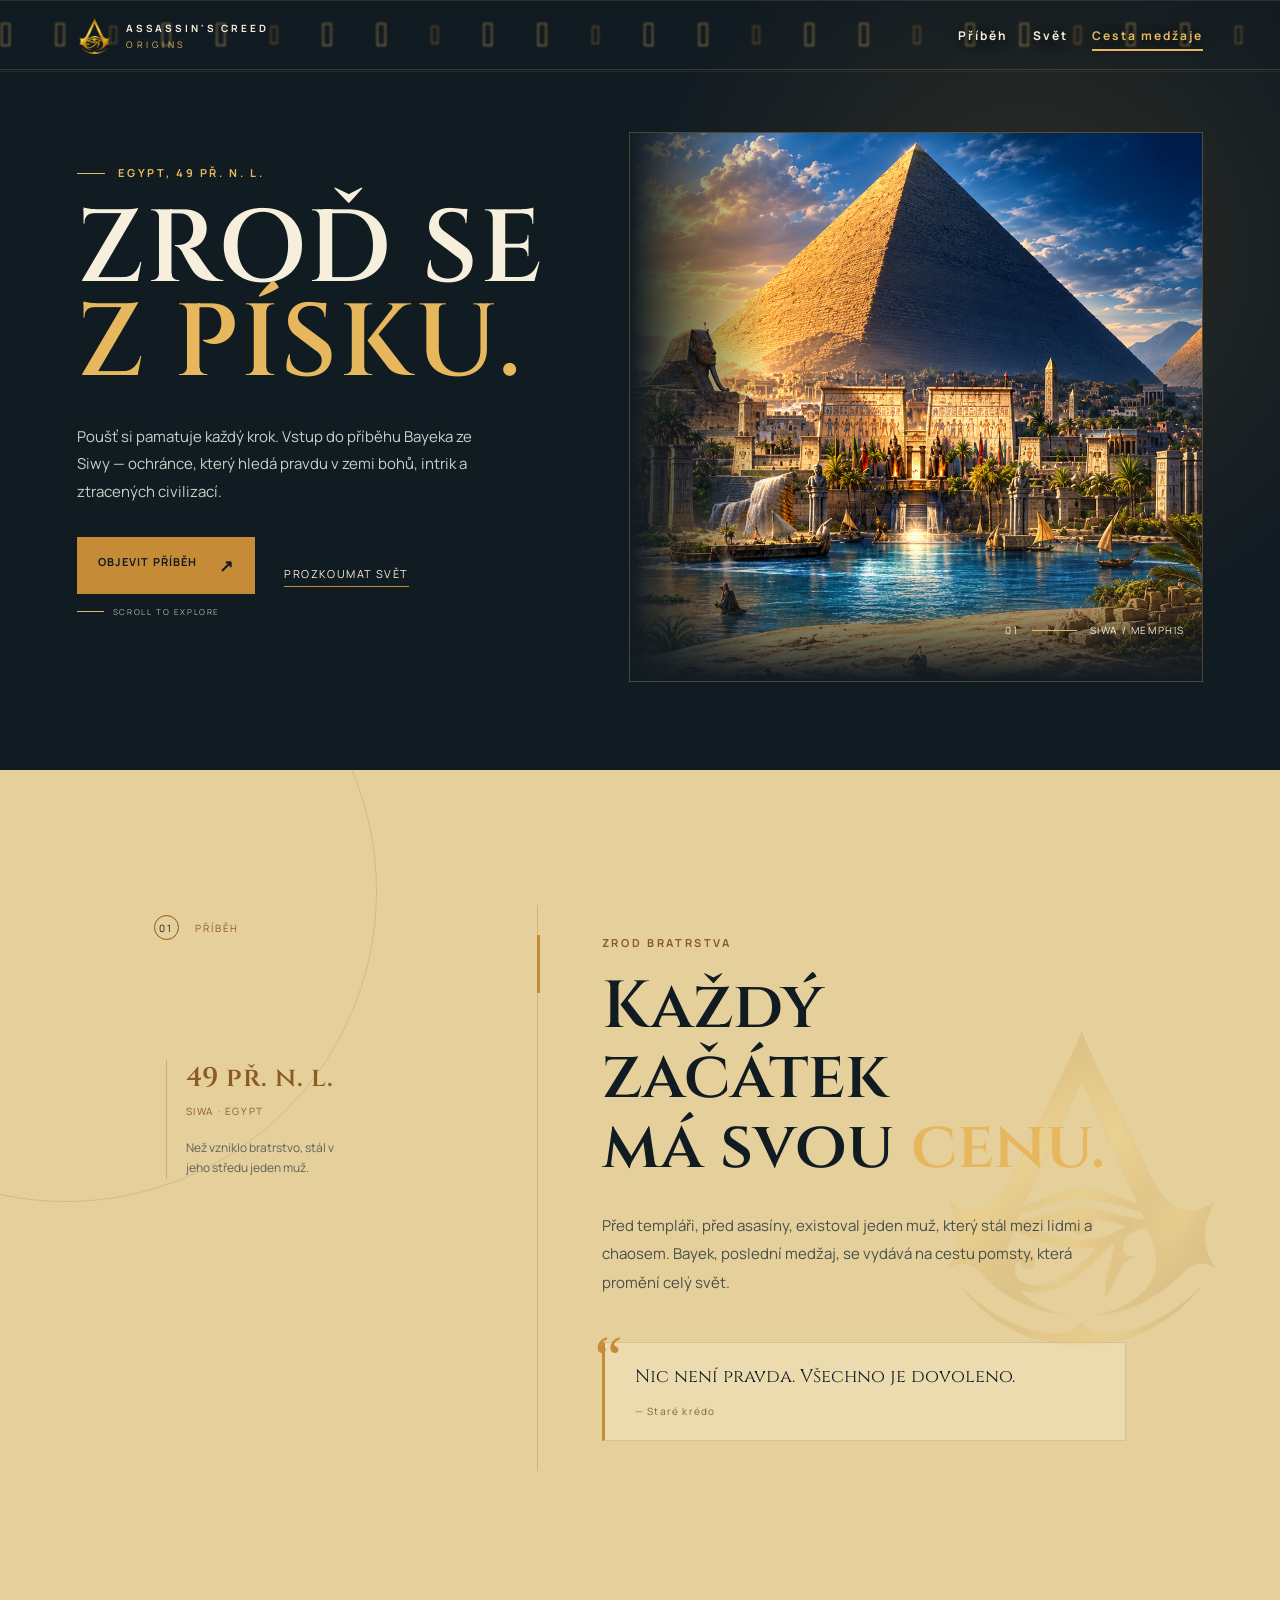
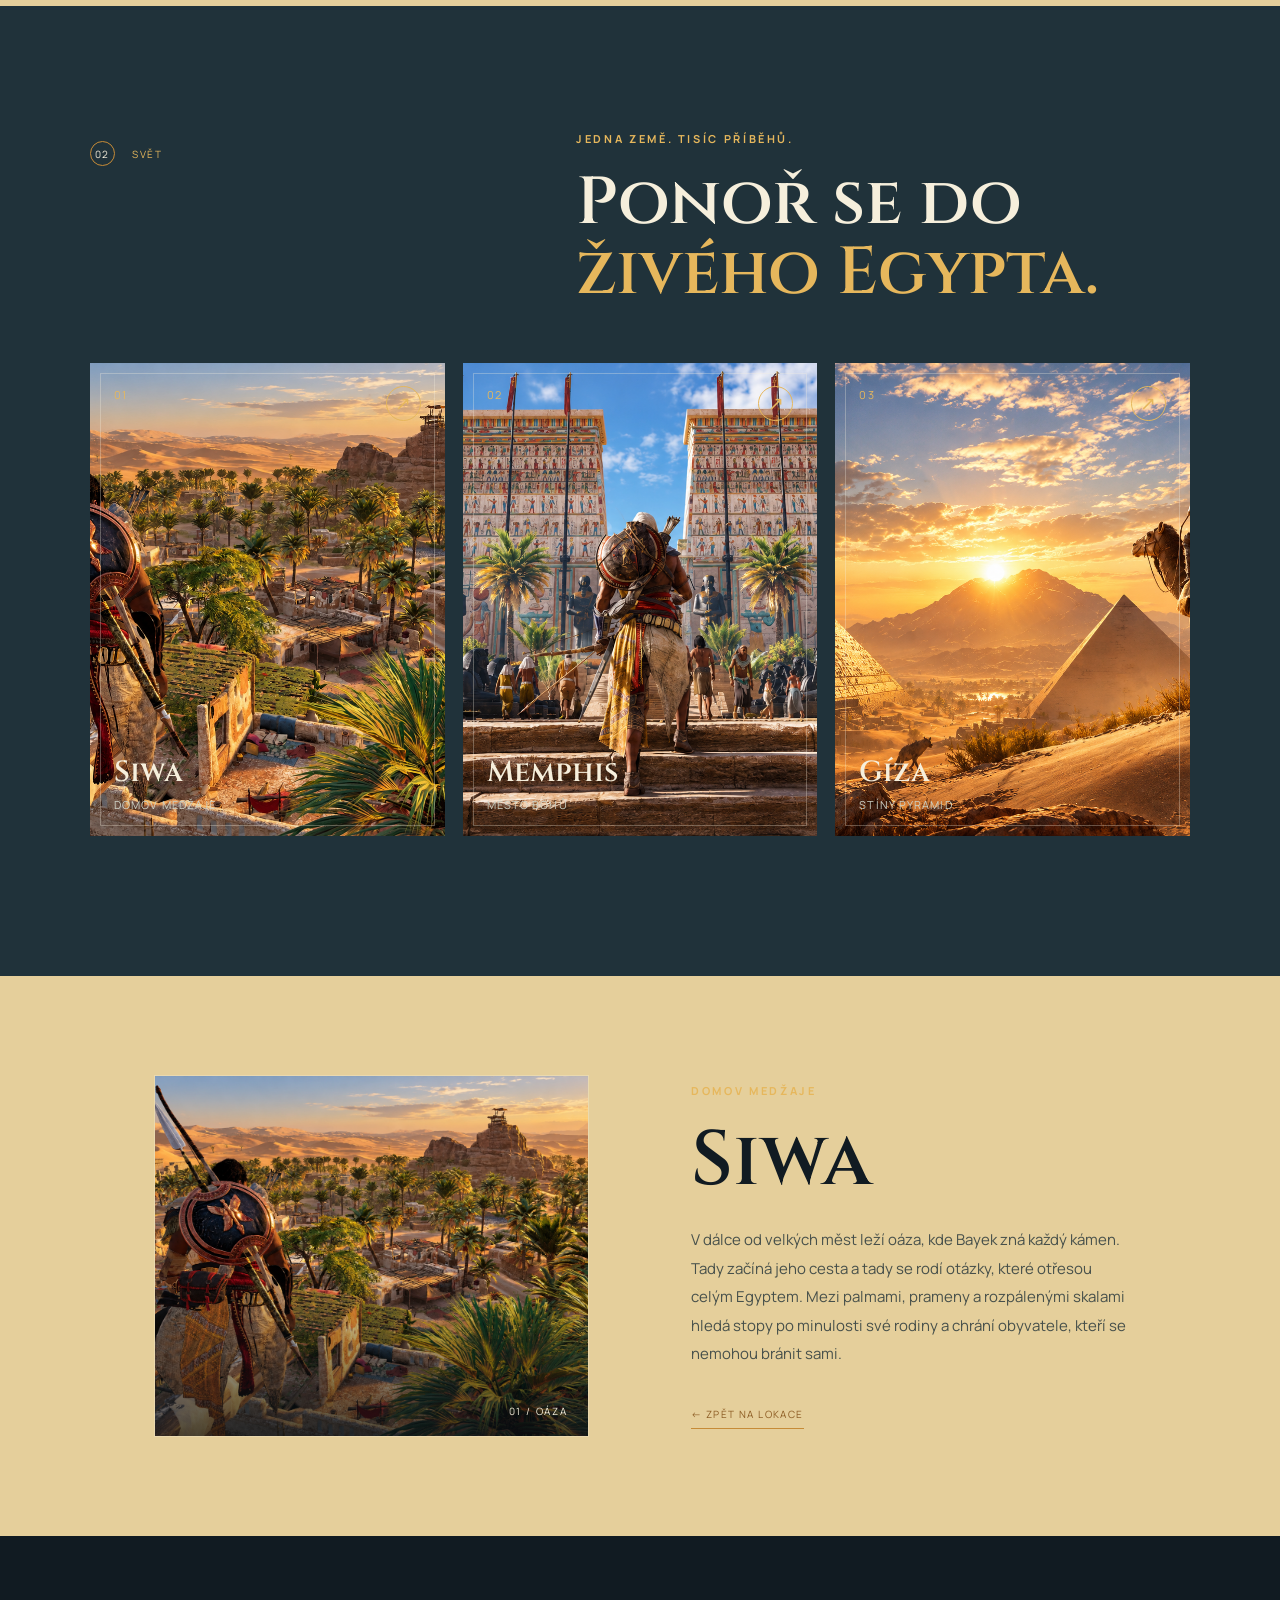
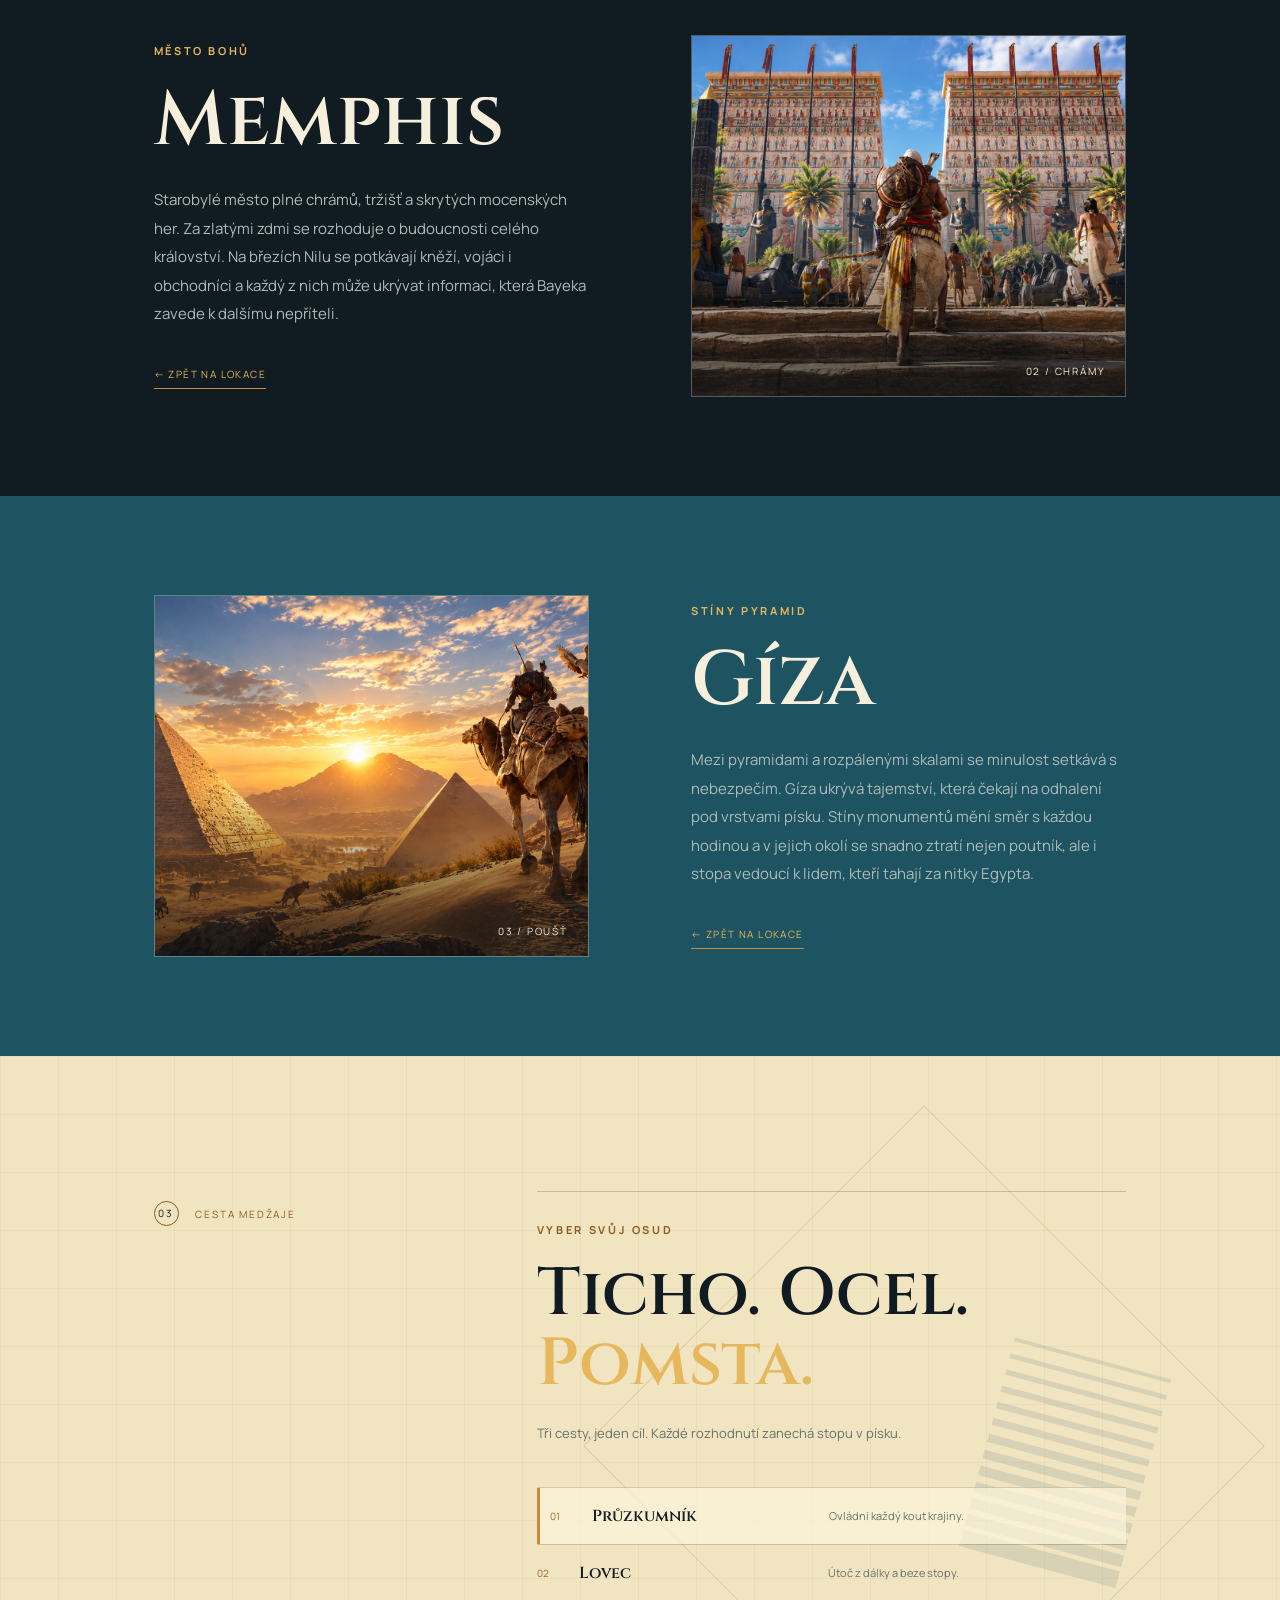
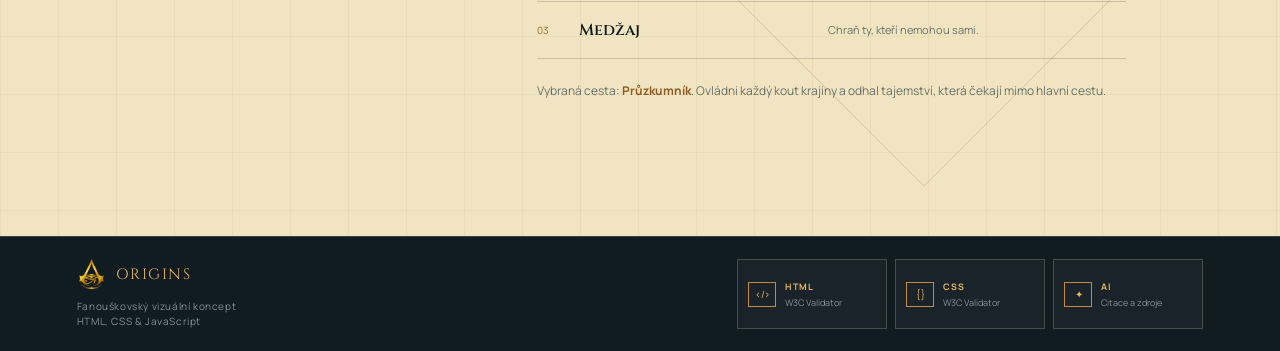
<file: index.html>
<!doctype html>
<html lang="cs">

<head>
  <meta charset="utf-8">
  <meta name="viewport" content="width=device-width, initial-scale=1">
  <meta name="description"
    content="Fanouškovský vizuální koncept pro Assassin's Creed Origins — cesta Bayeka po starověkém Egyptě.">
  <meta name="theme-color" content="#111b22">
  <link rel="canonical" href="https://daniel-gorcica.github.io/origins/">
  <meta property="og:type" content="website">
  <meta property="og:title" content="Origins — Zroď se z písku">
  <meta property="og:description"
    content="Fanouškovský vizuální koncept pro Assassin's Creed Origins — cesta Bayeka po starověkém Egyptě.">
  <meta property="og:image" content="https://daniel-gorcica.github.io/origins/images/intro.png">
  <meta property="og:url" content="https://daniel-gorcica.github.io/origins/">
  <meta name="twitter:card" content="summary_large_image">
  <title>Origins — Zroď se z písku</title>
  <link rel="icon" type="image/svg+xml" href="favicon.svg">
  <link rel="preconnect" href="https://fonts.googleapis.com">
  <link rel="preconnect" href="https://fonts.gstatic.com" crossorigin>
  <link
    href="https://fonts.googleapis.com/css2?family=Cinzel:wght@500;600;700;800&family=Manrope:wght@400;500;600;700&display=swap"
    rel="stylesheet">
  <link rel="stylesheet" href="styles.css">
</head>

<body>
  <a class="skip-link" href="#top">Přejít na hlavní obsah</a>
  <div class="site-shell">
    <header class="site-header">
      <a class="brand" href="#top" aria-label="Origins, úvod">
        <img class="brand-mark" src="images/logo.png" alt="" width="1232" height="1277">
        <span class="brand-copy">
          <strong>ASSASSIN'S CREED</strong>
          <small>ORIGINS</small>
        </span>
      </a>

      <nav class="main-nav" aria-label="Hlavní navigace">
        <a href="#pribeh">Příběh</a>
        <a href="#svet">Svět</a>
        <a href="#cesta">Cesta medžaje</a>
      </nav>
    </header>

    <main id="top">
      <section class="hero" aria-labelledby="hero-title">
        <div class="hero-copy">
          <p class="eyebrow"><span></span> Egypt, 49 př. n. l.</p>
          <h1 id="hero-title">ZROĎ SE<br><em>Z PÍSKU.</em></h1>
          <p class="hero-intro">Poušť si pamatuje každý krok. Vstup do příběhu Bayeka ze Siwy — ochránce, který hledá
            pravdu v zemi bohů, intrik a ztracených civilizací.</p>
          <div class="hero-actions">
            <div class="primary-action-group">
              <a class="button button-primary" href="#pribeh">Objevit příběh <span aria-hidden="true">↗</span></a>
              <div class="scroll-cue" aria-hidden="true"><span></span> SCROLL TO EXPLORE</div>
            </div>
            <a class="text-link" href="#svet">Prozkoumat svět</a>
          </div>
        </div>
        <div class="hero-art">
          <img class="hero-image" src="images/intro.png"
            alt="Egyptská krajina s pyramidami, vodou a chrámem při západu slunce" fetchpriority="high"
            decoding="async" width="1675" height="939">
          <div class="hero-caption"><span>01</span><span class="caption-line"></span><span>SIWA / MEMPHIS</span></div>
        </div>
      </section>

      <section class="hieroglyph-strip" aria-label="Pohyblivý pás egyptských hieroglyfů">
        <div class="hieroglyph-track" aria-hidden="true">
          <div class="glyph-run">
            <span>𓂀</span><span>𓆣</span><span>𓅃</span><span>𓋹</span><span>𓇳</span><span>𓊹</span><span>𓏏</span><span>𓆓</span><span>𓅓</span><span>𓎛</span><span>𓂋</span><span>𓃀</span>
          </div>
          <div class="glyph-run">
            <span>𓂀</span><span>𓆣</span><span>𓅃</span><span>𓋹</span><span>𓇳</span><span>𓊹</span><span>𓏏</span><span>𓆓</span><span>𓅓</span><span>𓎛</span><span>𓂋</span><span>𓃀</span>
          </div>
          <div class="glyph-run">
            <span>𓂀</span><span>𓆣</span><span>𓅃</span><span>𓋹</span><span>𓇳</span><span>𓊹</span><span>𓏏</span><span>𓆓</span><span>𓅓</span><span>𓎛</span><span>𓂋</span><span>𓃀</span>
          </div>
          <div class="glyph-run">
            <span>𓂀</span><span>𓆣</span><span>𓅃</span><span>𓋹</span><span>𓇳</span><span>𓊹</span><span>𓏏</span><span>𓆓</span><span>𓅓</span><span>𓎛</span><span>𓂋</span><span>𓃀</span>
          </div>
        </div>
      </section>

      <section class="intro-section section-grid" id="pribeh" aria-labelledby="story-title">
        <div class="story-aside">
          <div class="section-label"><span>01</span> PŘÍBĚH</div>
          <div class="story-aside-copy">
            <strong>49 př. n. l.</strong>
            <span>Siwa · Egypt</span>
            <p>Než vzniklo bratrstvo, stál v jeho středu jeden muž.</p>
          </div>
        </div>
        <div class="section-content story-content">
          <p class="eyebrow">Zrod bratrstva</p>
          <h2 id="story-title">Každý začátek<br>má svou <em>cenu.</em></h2>
          <p class="body-copy">Před templáři, před asasíny, existoval jeden muž, který stál mezi lidmi a chaosem. Bayek,
            poslední medžaj, se vydává na cestu pomsty, která promění celý svět.</p>
          <div class="quote">
            <span class="quote-mark">“</span>
            <p>Nic není pravda. Všechno je dovoleno.</p>
            <small>— Staré krédo</small>
          </div>
        </div>
      </section>

      <section class="world-section" id="svet" aria-labelledby="world-title">
        <div class="world-heading">
          <div class="section-label"><span>02</span> SVĚT</div>
          <div>
            <p class="eyebrow">Jedna země. Tisíc příběhů.</p>
            <h2 id="world-title">Ponoř se do<br><em>živého Egypta.</em></h2>
          </div>
        </div>
        <div class="location-grid">
          <article class="location-card card-siwa" data-target="siwa" tabindex="0">
            <img class="location-image" src="images/siwa.png" alt="Pouštní krajina v Siwě" loading="lazy"
              decoding="async" width="1672" height="941">
            <div class="card-number">01</div>
            <div class="card-info">
              <h3>Siwa</h3>
              <p>Domov medžaje</p>
            </div>
            <a href="#siwa" aria-label="Více o Siwě">↗</a>
          </article>
          <article class="location-card card-memphis" data-target="memphis" tabindex="0">
            <img class="location-image" src="images/memphis.png" alt="Starověký Memphis v Egyptě" loading="lazy"
              decoding="async" width="1731" height="909">
            <div class="card-number">02</div>
            <div class="card-info">
              <h3>Memphis</h3>
              <p>Město bohů</p>
            </div>
            <a href="#memphis" aria-label="Více o Memphisu">↗</a>
          </article>
          <article class="location-card card-giza" data-target="giza" tabindex="0">
            <img class="location-image" src="images/Gíza.png" alt="Pyramidy v Gíze" loading="lazy" decoding="async"
              width="1672" height="941">
            <div class="card-number">03</div>
            <div class="card-info">
              <h3>Gíza</h3>
              <p>Stíny pyramid</p>
            </div>
            <a href="#giza" aria-label="Více o Gíze">↗</a>
          </article>
        </div>
      </section>

      <section class="location-detail detail-siwa" id="siwa" aria-labelledby="siwa-title">
        <div class="detail-image">
          <img src="images/siwa.png" alt="Pouštní krajina v Siwě" loading="lazy" decoding="async" width="1672"
            height="941">
          <span>01 / OÁZA</span>
        </div>
        <div class="detail-copy">
          <p class="eyebrow">Domov medžaje</p>
          <h2 id="siwa-title">Siwa</h2>
          <p>V dálce od velkých měst leží oáza, kde Bayek zná každý kámen. Tady začíná jeho cesta a tady se rodí otázky,
            které otřesou celým Egyptem. Mezi palmami, prameny a rozpálenými skalami hledá stopy po minulosti své rodiny
            a chrání obyvatele, kteří se nemohou bránit sami.</p>
          <a class="detail-back" href="#svet">← Zpět na lokace</a>
        </div>
      </section>

      <section class="location-detail detail-memphis" id="memphis" aria-labelledby="memphis-title">
        <div class="detail-copy">
          <p class="eyebrow">Město bohů</p>
          <h2 id="memphis-title">Memphis</h2>
          <p>Starobylé město plné chrámů, tržišť a skrytých mocenských her. Za zlatými zdmi se rozhoduje o budoucnosti
            celého království. Na březích Nilu se potkávají kněží, vojáci i obchodníci a každý z nich může ukrývat
            informaci, která Bayeka zavede k dalšímu nepříteli.</p>
          <a class="detail-back" href="#svet">← Zpět na lokace</a>
        </div>
        <div class="detail-image">
          <img src="images/memphis.png" alt="Starověký Memphis v Egyptě" loading="lazy" decoding="async" width="1731"
            height="909">
          <span>02 / CHRÁMY</span>
        </div>
      </section>

      <section class="location-detail detail-giza" id="giza" aria-labelledby="giza-title">
        <div class="detail-image">
          <img src="images/Gíza.png" alt="Pyramidy v Gíze s jezdcem na velbloudu" loading="lazy" decoding="async"
            width="1672" height="941">
          <span>03 / POUŠŤ</span>
        </div>
        <div class="detail-copy">
          <p class="eyebrow">Stíny pyramid</p>
          <h2 id="giza-title">Gíza</h2>
          <p>Mezi pyramidami a rozpálenými skalami se minulost setkává s nebezpečím. Gíza ukrývá tajemství, která čekají
            na odhalení pod vrstvami písku. Stíny monumentů mění směr s každou hodinou a v jejich okolí se snadno ztratí
            nejen poutník, ale i stopa vedoucí k lidem, kteří tahají za nitky Egypta.</p>
          <a class="detail-back" href="#svet">← Zpět na lokace</a>
        </div>
      </section>

      <section class="path-section section-grid" id="cesta" aria-labelledby="path-title">
        <div class="section-label"><span>03</span> CESTA MEDŽAJE</div>
        <div class="section-content path-content">
          <p class="eyebrow">Vyber svůj osud</p>
          <h2 id="path-title">Ticho. Ocel.<br><em>Pomsta.</em></h2>
          <p class="path-intro">Tři cesty, jeden cíl. Každé rozhodnutí zanechá stopu v písku.</p>
          <div class="path-list" role="group" aria-label="Herní styly">
            <button type="button" class="path-choice is-selected" data-path="Průzkumník"
              data-description="Ovládni každý kout krajiny a odhal tajemství, která čekají mimo hlavní cestu.">
              <span>01</span><strong>Průzkumník</strong><small>Ovládni každý kout krajiny.</small>
            </button>
            <button type="button" class="path-choice" data-path="Lovec"
              data-description="Útoč z dálky, využij okolí a zmiz dřív, než nepřítel pochopí, co se stalo.">
              <span>02</span><strong>Lovec</strong><small>Útoč z dálky a beze stopy.</small>
            </button>
            <button type="button" class="path-choice" data-path="Medžaj"
              data-description="Chraň ty, kteří nemohou sami, a postav se nebezpečí tváří v tvář.">
              <span>03</span><strong>Medžaj</strong><small>Chraň ty, kteří nemohou sami.</small>
            </button>
          </div>
          <p class="path-status" aria-live="polite">Vybraná cesta: <strong>Průzkumník</strong>. Ovládni každý kout
            krajiny a odhal tajemství, která čekají mimo hlavní cestu.</p>
        </div>
        <div class="scarab" aria-hidden="true">𓆣</div>
      </section>
    </main>

    <footer class="site-footer">
      <div class="footer-intro">
        <div class="footer-brand">
          <img src="images/logo.png" alt="Logo projektu Origins" width="1232" height="1277">
          <span>ORIGINS</span>
        </div>
        <p>Fanouškovský vizuální koncept<br>HTML, CSS &amp; JavaScript</p>
      </div>
      <section class="footer-tools" aria-label="Validace a dokumentace projektu">
        <a class="footer-tool" href="https://validator.w3.org/nu/?doc=https%3A%2F%2Fdaniel-gorcica.github.io%2Forigins" target="_blank" rel="noopener noreferrer"
          aria-label="Otevřít HTML validator W3C">
          <span class="validator-icon">&lt;/&gt;</span>
          <span><strong>HTML</strong><small>W3C Validator</small></span>
        </a>
        <a class="footer-tool" href="https://jigsaw.w3.org/css-validator/validator?uri=https%3A%2F%2Fdaniel-gorcica.github.io%2Forigins&profile=css3svg&usermedium=all&warning=1&vextwarning=&lang=cs" target="_blank" rel="noopener noreferrer"
          aria-label="Otevřít CSS validator W3C">
          <span class="validator-icon">{ }</span>
          <span><strong>CSS</strong><small>W3C Validator</small></span>
        </a>
        <a class="footer-tool footer-citation" href="citace.html" aria-label="Otevřít AI citace a zdroje">
          <span class="validator-icon">✦</span>
          <span><strong>AI</strong><small>Citace a zdroje</small></span>
        </a>
      </section>
    </footer>
  </div>
  <a class="back-to-top" href="#top" aria-label="Zpět nahoru">↑</a>
  <script src="script.js" defer></script>
</body>

</html>
</file>
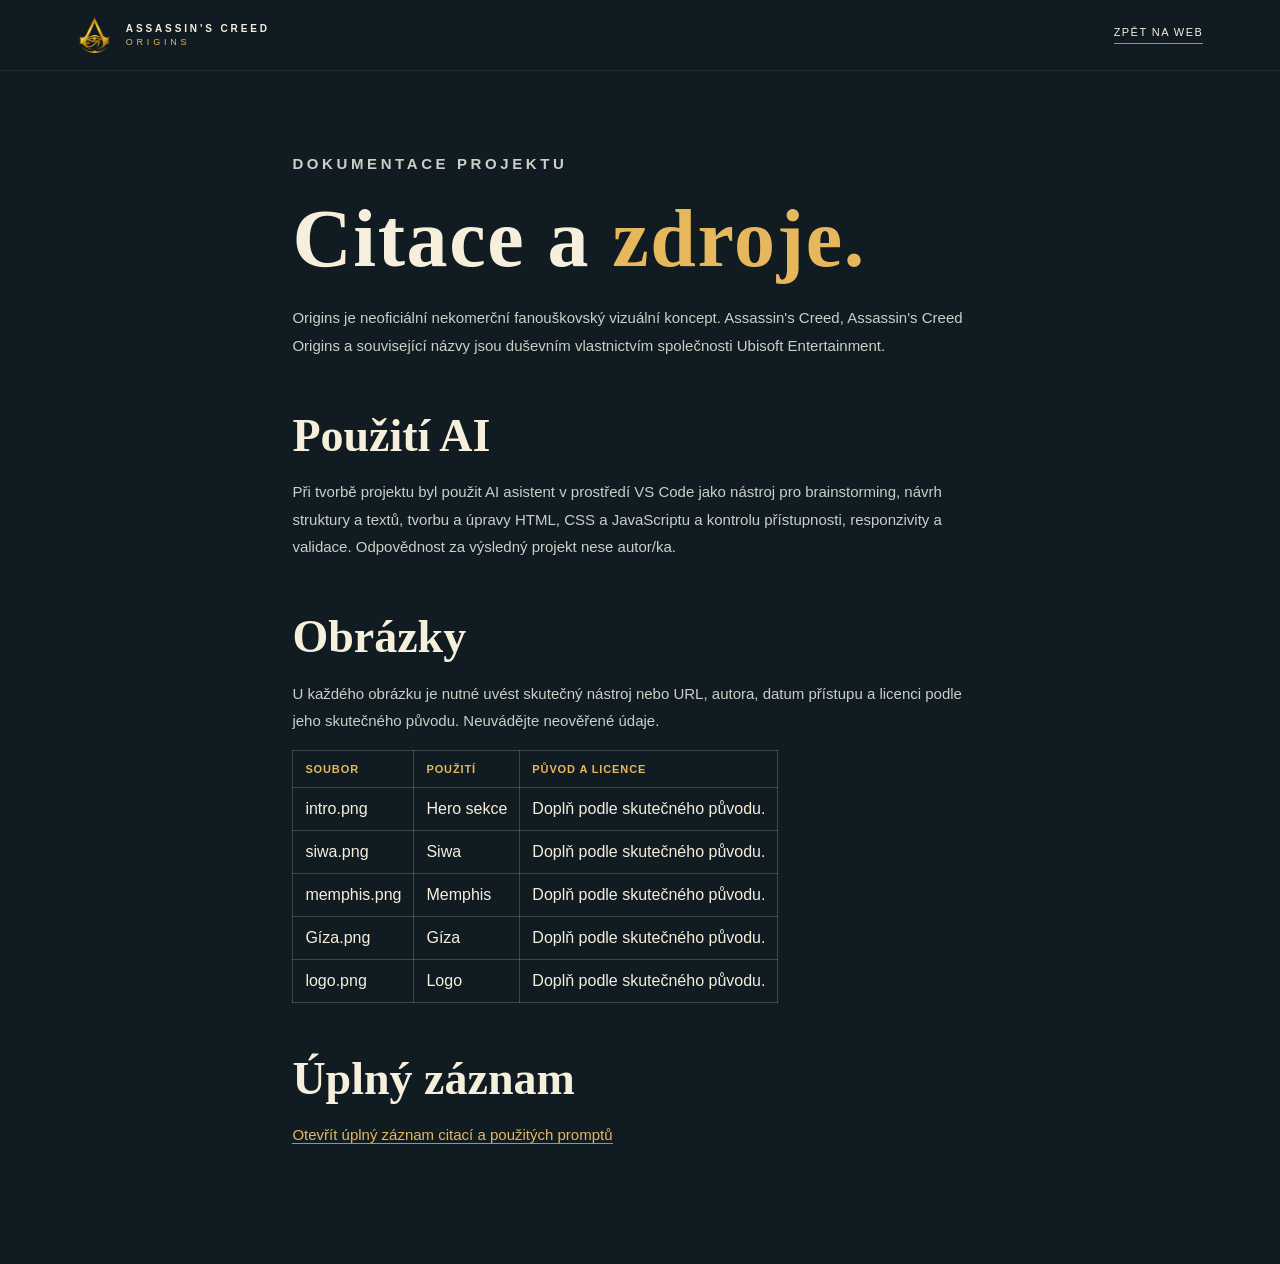
<file: citace.html>
<!doctype html>
<html lang="cs">

<head>
  <meta charset="utf-8">
  <meta name="viewport" content="width=device-width, initial-scale=1">
  <meta name="description" content="Citace, zdroje a přiznání použití AI k projektu Origins.">
  <meta name="theme-color" content="#111b22">
  <title>Citace a zdroje — Origins</title>
  <link rel="icon" type="image/svg+xml" href="favicon.svg">
  <link rel="stylesheet" href="styles.css">
  <style>
    .citation-page {
      margin: 0 auto;
      max-width: 900px;
      padding: 150px 8vw 100px;
    }

    .citation-page h1 {
      font-size: clamp(42px, 7vw, 82px);
      margin-bottom: 28px;
    }

    .citation-page h2 {
      font-size: clamp(28px, 4vw, 46px);
      margin: 52px 0 18px;
    }

    .citation-page p {
      color: #cad0c7;
      font-size: 15px;
      line-height: 1.85;
    }

    .citation-page a {
      border-bottom: 1px solid var(--gold);
      color: var(--gold-light);
    }

    .citation-page table {
      border-collapse: collapse;
      display: block;
      overflow-x: auto;
      width: 100%;
    }

    .citation-page th,
    .citation-page td {
      border: 1px solid var(--line);
      padding: 12px;
      text-align: left;
    }

    .citation-page th {
      color: var(--gold-light);
      font-size: 11px;
      letter-spacing: .08em;
      text-transform: uppercase;
    }
  </style>
</head>

<body>
  <div class="site-shell">
    <header class="site-header">
      <a class="brand" href="index.html#top" aria-label="Origins, úvod">
        <img class="brand-mark" src="images/logo.png" alt="" width="1232" height="1277">
        <span class="brand-copy">
          <strong>ASSASSIN'S CREED</strong>
          <small>ORIGINS</small>
        </span>
      </a>
      <a class="text-link" href="index.html#top">Zpět na web</a>
    </header>

    <main class="citation-page">
      <p class="eyebrow">Dokumentace projektu</p>
      <h1>Citace a <em>zdroje.</em></h1>
      <p>Origins je neoficiální nekomerční fanouškovský vizuální koncept. Assassin's Creed,
        Assassin's Creed Origins a související názvy jsou duševním vlastnictvím společnosti
        Ubisoft Entertainment.</p>

      <h2>Použití AI</h2>
      <p>Při tvorbě projektu byl použit AI asistent v prostředí VS Code jako nástroj pro
        brainstorming, návrh struktury a textů, tvorbu a úpravy HTML, CSS a JavaScriptu
        a kontrolu přístupnosti, responzivity a validace. Odpovědnost za výsledný projekt
        nese autor/ka.</p>

      <h2>Obrázky</h2>
      <p>U každého obrázku je nutné uvést skutečný nástroj nebo URL, autora, datum přístupu
        a licenci podle jeho skutečného původu. Neuvádějte neověřené údaje.</p>
      <table>
        <thead>
          <tr><th>Soubor</th><th>Použití</th><th>Původ a licence</th></tr>
        </thead>
        <tbody>
          <tr><td>intro.png</td><td>Hero sekce</td><td>Doplň podle skutečného původu.</td></tr>
          <tr><td>siwa.png</td><td>Siwa</td><td>Doplň podle skutečného původu.</td></tr>
          <tr><td>memphis.png</td><td>Memphis</td><td>Doplň podle skutečného původu.</td></tr>
          <tr><td>Gíza.png</td><td>Gíza</td><td>Doplň podle skutečného původu.</td></tr>
          <tr><td>logo.png</td><td>Logo</td><td>Doplň podle skutečného původu.</td></tr>
        </tbody>
      </table>

      <h2>Úplný záznam</h2>
      <p><a href="CITACE.md">Otevřít úplný záznam citací a použitých promptů</a></p>
    </main>
  </div>
</body>

</html>
</file>
<file: styles.css>
:root {
  --ink: #111b22;
  --ink-soft: #20323a;
  --sand: #e5cf9b;
  --sand-light: #f1e4c1;
  --gold: #c68b37;
  --gold-light: #e6b75c;
  --cream: #f6efdc;
  --blue: #1e5362;
  --line: rgba(246, 239, 220, .2);
  --display: "Cinzel", Georgia, serif;
  --body: "Manrope", Arial, sans-serif;
}

* {
  box-sizing: border-box;
}

html {
  scroll-padding-top: 92px;
}

html {
  scroll-behavior: smooth;
}

body {
  margin: 0;
  color: var(--cream);
  background: var(--ink);
  font-family: var(--body);
}

::selection {
  background: var(--gold);
  color: var(--ink);
}

a {
  color: inherit;
  text-decoration: none;
}

.site-shell {
  overflow: hidden;
  position: relative;
  background: var(--ink);
}

.skip-link {
  background: var(--gold-light);
  color: var(--ink);
  left: 1rem;
  padding: 10px 14px;
  position: fixed;
  top: -100px;
  z-index: 10;
}

.skip-link:focus {
  top: 1rem;
}

:focus-visible {
  outline: 2px solid var(--gold-light);
  outline-offset: 4px;
}

.site-header {
  align-items: center;
  background: linear-gradient(180deg, rgba(17, 27, 34, .42), rgba(17, 27, 34, .18));
  border-bottom: 1px solid rgba(246, 239, 220, .08);
  display: flex;
  justify-content: space-between;
  left: 0;
  padding: 17px 6vw;
  position: fixed;
  right: 0;
  top: 0;
  z-index: 4;
}

.brand {
  align-items: center;
  display: flex;
  gap: 13px;
}

.brand-mark {
  height: 36px;
  object-fit: contain;
  width: 36px;
}

.brand-copy {
  display: grid;
  letter-spacing: .18em;
}

.brand-copy strong {
  font-size: 10px;
}

.brand-copy small {
  color: var(--gold-light);
  font-size: 9px;
  letter-spacing: .42em;
  margin-top: 3px;
}

.main-nav {
  align-items: center;
  display: flex;
  gap: 24px;
  justify-content: flex-end;
}

.main-nav a {
  color: var(--cream);
  font-size: 12px;
  font-weight: 700;
  letter-spacing: .17em;
  padding: 10px 0;
  position: relative;
  text-shadow: 0 2px 12px rgba(0, 0, 0, .9);
  white-space: nowrap;
}

.main-nav a::after {
  background: var(--gold-light);
  bottom: 3px;
  content: "";
  height: 2px;
  left: 0;
  position: absolute;
  transform: scaleX(0);
  transform-origin: right;
  transition: transform .25s ease;
  width: 100%;
}

.main-nav a:hover::after,
.main-nav a:focus-visible::after {
  transform: scaleX(1);
  transform-origin: left;
}

.main-nav a:hover,
.main-nav a:focus-visible,
.text-link:hover,
.text-link:focus-visible {
  color: var(--gold-light);
}

.main-nav a:hover,
.main-nav a:focus-visible {
  text-shadow: 0 2px 14px rgba(230, 183, 92, .45);
}

.main-nav a.is-active {
  color: var(--gold-light);
}

.main-nav a.is-active::after {
  transform: scaleX(1);
  transform-origin: left;
}

.hero {
  background: radial-gradient(circle at 80% 33%, rgba(198, 139, 55, .16), transparent 34%), var(--ink);
  display: grid;
  grid-template-columns: 1fr 1.04fr;
  min-height: 760px;
  padding: 150px 6vw 70px;
  position: relative;
}

.hero-copy {
  align-self: center;
  max-width: 570px;
  position: relative;
  transform: translateY(-34px);
  z-index: 1;
}

.eyebrow {
  color: var(--gold-light);
  font-size: 11px;
  font-weight: 700;
  letter-spacing: .24em;
  margin: 0 0 23px;
  text-transform: uppercase;
}

.eyebrow span {
  background: var(--gold-light);
  display: inline-block;
  height: 1px;
  margin: 0 9px 3px 0;
  width: 28px;
}

h1,
h2,
h3 {
  font-family: var(--display);
  font-weight: 600;
  margin: 0;
}

h1 {
  font-size: clamp(52px, 8vw, 112px);
  letter-spacing: .02em;
  line-height: .92;
}

h1 em,
h2 em {
  color: var(--gold-light);
  font-style: normal;
}

.hero-intro {
  color: #cad0c7;
  font-size: 15px;
  line-height: 1.85;
  margin: 31px 0;
  max-width: 430px;
}

.hero-actions {
  align-items: center;
  display: flex;
  gap: 29px;
}

.primary-action-group {
  align-items: flex-start;
  display: flex;
  flex-direction: column;
}

.button {
  display: inline-flex;
  font-size: 11px;
  font-weight: 700;
  letter-spacing: .1em;
  padding: 17px 21px;
  text-transform: uppercase;
}

.button-primary {
  background: var(--gold);
  color: var(--ink);
  transition: background .25s ease, transform .25s ease, box-shadow .25s ease;
}

.button-primary:hover,
.button-primary:focus-visible {
  background: var(--gold-light);
  box-shadow: 0 10px 24px rgba(198, 139, 55, .24);
  transform: translateY(-3px);
}

.button-primary span {
  font-size: 17px;
  margin-left: 22px;
}

.text-link {
  border-bottom: 1px solid var(--gold);
  color: var(--cream);
  font-size: 11px;
  letter-spacing: .13em;
  padding-bottom: 5px;
  text-transform: uppercase;
}

.hero-art {
  align-self: center;
  border: 1px solid rgba(230, 183, 92, .28);
  height: 550px;
  overflow: hidden;
  position: relative;
  transform: translateY(-18px);
}

.hero-art::after {
  background: linear-gradient(90deg, var(--ink) 0%, transparent 24%), linear-gradient(0deg, var(--ink) 0%, transparent 20%), linear-gradient(135deg, transparent 58%, rgba(198, 139, 55, .18));
  content: "";
  inset: 0;
  position: absolute;
}

.hero-image {
  height: 100%;
  object-fit: cover;
  object-position: center 42%;
  transition: transform 1.2s cubic-bezier(.2, .8, .2, 1);
  width: 100%;
}

.hero-art:hover .hero-image {
  transform: scale(1.04);
}

.hero-caption {
  align-items: center;
  bottom: 8%;
  display: flex;
  font-size: 10px;
  gap: 13px;
  letter-spacing: .16em;
  position: absolute;
  right: 3%;
  z-index: 2;
}

.caption-line {
  background: var(--gold-light);
  display: block;
  height: 1px;
  width: 45px;
}

.scroll-cue {
  align-items: center;
  animation: scroll-cue-fade 2.4s ease-in-out infinite;
  display: flex;
  color: rgba(246, 239, 220, .72);
  font-size: 8px;
  gap: 9px;
  letter-spacing: .2em;
  margin-top: 12px;
  white-space: nowrap;
}

.scroll-cue span {
  background: var(--gold-light);
  display: block;
  height: 1px;
  width: 27px;
}

@keyframes scroll-cue-fade {
  0%, 100% {
    opacity: .45;
    transform: translateX(0);
  }

  50% {
    opacity: 1;
    transform: translateX(5px);
  }
}

.hieroglyph-strip {
  background: transparent;
  border-bottom: 1px solid rgba(230, 183, 92, .25);
  border-top: 1px solid rgba(230, 183, 92, .25);
  height: 70px;
  overflow: hidden;
  pointer-events: none;
  position: absolute;
  top: 0;
  width: 100%;
  z-index: 2;
  opacity: .92;
}

.hieroglyph-track {
  align-items: center;
  animation: glyph-marquee 24s linear infinite;
  display: flex;
  width: max-content;
  height: 100%;
  overflow: hidden;
  white-space: nowrap;
}

.glyph-run {
  align-items: center;
  color: var(--gold-light);
  display: inline-flex;
  flex-shrink: 0;
  font-family: Georgia, serif;
  font-size: 34px;
  gap: 42px;
  filter: blur(1.2px);
  line-height: 1;
  padding-right: 42px;
  will-change: transform;
}

.motto-glyphs {
  color: var(--cream);
  font-size: 25px;
  letter-spacing: .08em;
}

.glyph-run span:nth-child(3n) {
  color: var(--gold);
  font-size: 27px;
}

.moving-logo {
  display: block;
  height: 42px;
  object-fit: contain;
  width: 42px;
}

@keyframes glyph-marquee {
  from {
    transform: translateX(-50%);
  }

  to {
    transform: translateX(0);
  }
}

.section-grid {
  display: grid;
  gap: 8vw;
  grid-template-columns: 1fr 2.1fr;
  padding: 135px 12vw;
}

.section-label {
  color: var(--gold-light);
  font-size: 10px;
  letter-spacing: .18em;
  padding-top: 10px;
}

.section-label span {
  border: 1px solid var(--gold);
  border-radius: 50%;
  color: var(--cream);
  display: inline-grid;
  height: 25px;
  margin-right: 13px;
  place-items: center;
  width: 25px;
}

.story-aside {
  position: relative;
  z-index: 1;
}

.story-aside-copy {
  border-left: 1px solid rgba(140, 91, 34, .3);
  display: grid;
  gap: 8px;
  margin: 120px 0 0 12px;
  max-width: 190px;
  padding-left: 19px;
}

.story-aside-copy strong {
  color: #8c5b22;
  font-family: var(--display);
  font-size: 27px;
  font-weight: 600;
  letter-spacing: .02em;
}

.story-aside-copy span {
  color: #8c5b22;
  font-size: 10px;
  letter-spacing: .16em;
  text-transform: uppercase;
}

.story-aside-copy p {
  color: #5d6257;
  font-size: 12px;
  line-height: 1.7;
  margin: 12px 0 0;
}

.intro-section {
  background: var(--sand);
  color: var(--ink);
  min-height: 610px;
  overflow: hidden;
  position: relative;
}

.intro-section::before {
  border: 1px solid rgba(140, 91, 34, .18);
  border-radius: 50%;
  content: "";
  height: 620px;
  left: -245px;
  position: absolute;
  top: -190px;
  width: 620px;
}

.intro-section::after {
  background: url("images/logo.png") center / contain no-repeat;
  content: "";
  height: 320px;
  position: absolute;
  right: 3vw;
  top: 50%;
  transform: translateY(-50%);
  width: 320px;
  opacity: .12;
}

.intro-section .section-label,
.intro-section .eyebrow {
  color: #8c5b22;
}

.intro-section .section-label span {
  border-color: #8c5b22;
  color: var(--ink);
}

.story-content {
  border-left: 1px solid rgba(140, 91, 34, .25);
  padding: 30px 0 30px 5vw;
  position: relative;
  z-index: 1;
}

.story-content::before {
  background: var(--gold);
  content: "";
  height: 58px;
  left: -1px;
  position: absolute;
  top: 30px;
  width: 3px;
}

h2 {
  font-size: clamp(38px, 5.2vw, 72px);
  line-height: 1.05;
}

.body-copy {
  color: #47504b;
  font-size: 15px;
  line-height: 1.9;
  margin: 29px 0 0;
  max-width: 580px;
}

.quote {
  background: rgba(255, 248, 224, .28);
  border: 1px solid rgba(140, 91, 34, .2);
  border-left: 3px solid var(--gold);
  margin-top: 45px;
  max-width: 590px;
  padding: 21px 25px 20px 30px;
  position: relative;
}

.quote-mark {
  color: var(--gold);
  font-family: Georgia, serif;
  font-size: 62px;
  left: -10px;
  position: absolute;
  top: -21px;
}

.quote p {
  font-family: var(--display);
  font-size: 18px;
  margin: 0 0 9px;
}

.quote small {
  color: #85652e;
  font-size: 10px;
  letter-spacing: .12em;
}

.world-section {
  background: var(--ink-soft);
  padding: 125px 6vw 140px;
}

.world-heading {
  align-items: end;
  display: flex;
  gap: 14vw;
  margin: 0 auto 54px;
  max-width: 1100px;
}

.world-heading .section-label {
  align-self: start;
  flex: 1;
}

.world-heading>div:last-child {
  flex: 2;
}

.location-grid {
  display: grid;
  gap: 18px;
  grid-template-columns: repeat(3, 1fr);
  margin: auto;
  max-width: 1100px;
}

.location-card::after {
  border: 1px solid rgba(246, 239, 220, .3);
  content: "";
  inset: 10px;
  pointer-events: none;
  position: absolute;
  z-index: 1;
}

.location-card {
  aspect-ratio: .75;
  background-color: #36545b;
  display: flex;
  flex-direction: column;
  justify-content: space-between;
  min-height: 390px;
  overflow: hidden;
  padding: 24px;
  position: relative;
  cursor: pointer;
  transform: translateZ(0);
  transition: transform .55s cubic-bezier(.2, .8, .2, 1), box-shadow .55s ease;
}

.location-card:hover,
.location-card:focus-within {
  box-shadow: 0 30px 60px rgba(0, 0, 0, .58);
  transform: translateY(-8px);
  z-index: 5;
}

.location-image {
  height: 100%;
  inset: 0;
  object-fit: cover;
  position: absolute;
  transition: object-fit .55s ease, transform .7s cubic-bezier(.2, .8, .2, 1);
  width: 100%;
}

.location-card:hover .location-image,
.location-card:focus-within .location-image {
  object-fit: contain;
  transform: scale(1);
}

.location-card::before {
  background: linear-gradient(180deg, transparent 35%, rgba(10, 18, 22, .88));
  content: "";
  inset: 0;
  position: absolute;
}

.card-siwa {
  background-image: linear-gradient(140deg, #aa7c49, #26434d);
}

.card-memphis {
  background-image: linear-gradient(140deg, #b68b49, #183640);
}

.card-giza {
  background-image: linear-gradient(140deg, #c7a269, #324c4d);
}

.location-image,
.card-number,
.card-info,
.location-card>a {
  position: relative;
  z-index: 1;
}

.card-number,
.card-info,
.location-card>a {
  z-index: 2;
}

.location-image {
  inset: 0;
  position: absolute;
  z-index: 0;
}

.card-number {
  color: var(--gold-light);
  font-size: 11px;
  letter-spacing: .13em;
}

.card-info h3 {
  font-size: 29px;
}

.card-info p {
  color: #cdd1c5;
  font-size: 11px;
  letter-spacing: .1em;
  margin: 5px 0 0;
  text-transform: uppercase;
}

.location-card>a {
  align-self: end;
  border: 1px solid var(--gold-light);
  border-radius: 50%;
  color: var(--gold-light);
  font-size: 19px;
  height: 35px;
  line-height: 32px;
  position: absolute;
  right: 24px;
  text-align: center;
  top: 23px;
  width: 35px;
  transition: background .25s ease, color .25s ease, transform .25s ease;
}

.location-card:hover>a,
.location-card:focus-within>a {
  background: var(--gold-light);
  color: var(--ink);
  transform: rotate(45deg);
}

.location-detail {
  align-items: center;
  display: grid;
  gap: 8vw;
  grid-template-columns: 1fr 1fr;
  min-height: 560px;
  padding: 90px 12vw;
  scroll-margin-top: 110px;
}

.detail-siwa {
  background: var(--sand);
  color: var(--ink);
}

.detail-memphis {
  background: var(--ink);
  color: var(--cream);
}

.detail-giza {
  background: var(--blue);
  color: var(--cream);
}

.detail-image {
  border: 1px solid rgba(246, 239, 220, .3);
  min-height: 360px;
  overflow: hidden;
  position: relative;
}

.detail-image::after {
  background: linear-gradient(0deg, rgba(10, 18, 22, .72), transparent 48%);
  content: "";
  inset: 0;
  pointer-events: none;
  position: absolute;
}

.detail-image img {
  display: block;
  height: 100%;
  min-height: 360px;
  object-fit: cover;
  transition: transform .7s cubic-bezier(.2, .8, .2, 1);
  width: 100%;
}

.detail-image:hover img {
  transform: scale(1.06);
}

.detail-image span {
  bottom: 18px;
  color: var(--cream);
  font-size: 10px;
  letter-spacing: .18em;
  position: absolute;
  right: 20px;
  z-index: 1;
}

.detail-copy {
  max-width: 470px;
}

.detail-copy h2 {
  font-size: clamp(48px, 6vw, 82px);
  margin-bottom: 25px;
}

.detail-copy>p:not(.eyebrow) {
  color: #aebbb8;
  font-size: 15px;
  line-height: 1.9;
  margin: 0 0 32px;
}

.detail-siwa .detail-copy>p:not(.eyebrow) {
  color: #47504b;
}

.detail-back {
  border-bottom: 1px solid var(--gold);
  color: var(--gold-light);
  display: inline-block;
  font-size: 10px;
  letter-spacing: .14em;
  padding-bottom: 7px;
  text-transform: uppercase;
}

.detail-siwa .detail-back {
  color: #8c5b22;
}

.path-section {
  background:
    linear-gradient(90deg, rgba(140, 91, 34, .06) 1px, transparent 1px) 0 0 / 58px 58px,
    linear-gradient(rgba(140, 91, 34, .06) 1px, transparent 1px) 0 0 / 58px 58px,
    var(--sand-light);
  color: var(--ink);
  min-height: 650px;
  overflow: hidden;
  position: relative;
}

.path-section::before {
  border: 1px solid rgba(140, 91, 34, .2);
  content: "";
  height: 480px;
  position: absolute;
  right: 9%;
  top: 50%;
  transform: translateY(-50%) rotate(45deg);
  width: 480px;
}

.path-section .section-label,
.path-section .eyebrow {
  color: #8c5b22;
}

.path-section .section-label span {
  border-color: #8c5b22;
  color: var(--ink);
}

.path-content {
  border-top: 1px solid rgba(17, 27, 34, .2);
  padding-top: 30px;
  position: relative;
  z-index: 1;
}

.path-intro {
  color: #68706a;
  font-size: 13px;
  line-height: 1.7;
  margin: 22px 0 0;
  max-width: 390px;
}

.path-list {
  margin-top: 43px;
  max-width: 600px;
}

.path-list div,
.path-choice {
  align-items: center;
  border-top: 1px solid rgba(17, 27, 34, .18);
  display: grid;
  grid-template-columns: 42px 1fr 1.2fr;
  padding: 17px 0;
  transition: background-color .3s ease, padding .3s ease;
}

.path-list div:hover {
  background: rgba(255, 248, 224, .62);
  padding-left: 13px;
  padding-right: 13px;
}

.path-choice {
  background: transparent;
  border: 0;
  border-top: 1px solid rgba(17, 27, 34, .18);
  color: inherit;
  cursor: pointer;
  font: inherit;
  text-align: left;
  width: 100%;
}

.path-choice:hover,
.path-choice:focus-visible,
.path-choice.is-selected {
  background: rgba(255, 248, 224, .62);
  padding-left: 13px;
  padding-right: 13px;
}

.path-choice.is-selected {
  box-shadow: inset 3px 0 var(--gold);
}

.path-status {
  color: #68706a;
  font-size: 12px;
  line-height: 1.7;
  margin: 22px 0 0;
  max-width: 600px;
}

.path-status strong {
  color: #8c5b22;
}

.path-list div:last-child,
.path-choice:last-child {
  border-bottom: 1px solid rgba(17, 27, 34, .18);
}

.path-list span {
  color: #9b6a2d;
  font-size: 10px;
}

.path-list strong {
  font-family: var(--display);
  font-size: 16px;
  font-weight: 600;
}

.path-list small {
  color: #68706a;
  font-size: 11px;
}

.scarab {
  color: rgba(30, 83, 98, .12);
  font-size: 300px;
  position: absolute;
  right: 8%;
  top: 25%;
  transform: rotate(15deg);
  animation: scarab-float 7s ease-in-out infinite;
}

@keyframes scarab-float {

  0%,
  100% {
    transform: translateY(0) rotate(15deg);
  }

  50% {
    transform: translateY(-18px) rotate(11deg);
  }
}

.site-footer {
  background: var(--ink);
  border-top: 1px solid var(--line);
  display: grid;
  gap: 24px;
  grid-template-columns: minmax(180px, .7fr) 1.5fr;
  padding: 22px 6vw;
}

.footer-intro {
  align-self: center;
}

.footer-brand {
  align-items: center;
  color: var(--gold-light);
  display: flex;
  font-family: var(--display);
  font-size: 15px;
  gap: 9px;
  letter-spacing: .1em;
}

.footer-brand img {
  height: 30px;
  object-fit: contain;
  width: 30px;
}

.footer-intro p {
  color: #849097;
  font-size: 10px;
  letter-spacing: .06em;
  line-height: 1.5;
  margin: 10px 0 0;
}

.footer-tools {
  display: grid;
  gap: 8px;
  grid-template-columns: repeat(3, minmax(100px, 150px));
  justify-content: end;
}

.footer-tool {
  align-items: center;
  background: rgba(246, 239, 220, .035);
  border: 1px solid var(--line);
  display: flex;
  gap: 9px;
  min-height: 52px;
  padding: 8px 10px;
  transition: background .3s ease, border-color .3s ease, transform .3s ease;
}

.footer-tool:hover,
.footer-tool:focus-visible {
  background: rgba(198, 139, 55, .16);
  border-color: var(--gold);
  transform: translateY(-2px);
}

.validator-icon {
  align-items: center;
  border: 1px solid var(--gold);
  color: var(--gold-light);
  display: inline-flex;
  font-family: var(--body);
  font-size: 10px;
  height: 25px;
  justify-content: center;
  letter-spacing: -.08em;
  width: 28px;
}

.footer-tool strong {
  color: var(--gold-light);
  display: block;
  font-size: 9px;
  letter-spacing: .12em;
}

.footer-tool small {
  color: #849097;
  display: block;
  font-size: 9px;
  margin-top: 3px;
}

.back-to-top {
  align-items: center;
  background: var(--gold);
  bottom: 22px;
  color: var(--ink);
  display: flex;
  font-size: 22px;
  height: 42px;
  justify-content: center;
  opacity: 0;
  pointer-events: none;
  position: fixed;
  right: 22px;
  transform: translateY(12px);
  transition: opacity .25s ease, transform .25s ease, background .25s ease;
  width: 42px;
  z-index: 6;
}

.back-to-top.is-visible {
  opacity: 1;
  pointer-events: auto;
  transform: translateY(0);
}

.back-to-top:hover,
.back-to-top:focus-visible {
  background: var(--gold-light);
}

@media (max-width: 760px) {
  .site-header {
    align-items: flex-start;
    padding: 14px 6vw;
  }

  .main-nav {
    flex-wrap: wrap;
    gap: 4px 18px;
    justify-content: flex-end;
    max-width: 55%;
  }

  .main-nav a {
    font-size: 9px;
    padding: 6px 0;
  }

  .hero {
    display: block;
    min-height: 760px;
    padding: 112px 8vw 105px;
  }

  .hero-copy {
    transform: translateY(-24px);
  }

  h1 {
    font-size: clamp(42px, 12vw, 52px);
    line-height: .96;
  }

  .hero-intro {
    font-size: 14px;
    line-height: 1.7;
    margin: 24px 0;
  }

  .hero-actions {
    align-items: flex-start;
    flex-wrap: wrap;
    gap: 20px;
  }

  .primary-action-group {
    width: 100%;
  }

  .hero-art {
    height: 330px;
    margin-top: 4px;
  }

  .hieroglyph-strip {
    height: 58px;
  }

  .glyph-run {
    font-size: 27px;
    gap: 28px;
    padding-right: 28px;
  }

  .scroll-cue {
    font-size: 7px;
    margin-top: 10px;
  }

  .section-grid {
    display: block;
    padding: 85px 8vw;
  }

  .intro-section {
    min-height: 0;
  }

  .intro-section::after {
    height: 190px;
    right: -35px;
    top: 23%;
    width: 190px;
  }

  .story-content {
    border-left: 0;
    padding: 0;
  }

  .story-content::before {
    display: none;
  }

  .section-label {
    margin-bottom: 47px;
  }

  .story-aside-copy {
    margin: 28px 0 44px;
    max-width: 240px;
  }

  .world-section {
    padding: 85px 8vw;
  }

  .world-heading {
    display: block;
  }

  .world-heading .section-label {
    margin-bottom: 47px;
  }

  .location-grid {
    grid-template-columns: 1fr;
  }

  .location-card {
    aspect-ratio: 1.15;
    min-height: 280px;
  }

  .location-card:hover,
  .location-card:focus-within {
    transform: translateY(-4px);
  }

  .location-detail {
    display: flex;
    flex-direction: column;
    gap: 42px;
    min-height: 0;
    padding: 75px 8vw;
  }

  .location-detail:nth-of-type(odd) .detail-image {
    order: -1;
  }

  .detail-image,
  .detail-image img {
    min-height: 260px;
    width: 100%;
  }

  .detail-copy {
    max-width: none;
  }

  .path-list div,
  .path-choice {
    gap: 8px;
    grid-template-columns: 30px 1fr;
  }

  .path-list small {
    grid-column: 2;
  }

  .path-section {
    min-height: 0;
  }

  .path-section::before {
    height: 260px;
    right: -135px;
    width: 260px;
  }

  .scarab {
    font-size: 180px;
    right: 0;
    top: 10%;
  }

  .back-to-top {
    bottom: 14px;
    right: 14px;
  }

  .site-footer {
    align-items: start;
    grid-template-columns: 1fr;
    gap: 20px;
    padding: 24px 8vw;
  }

  .footer-tools {
    grid-template-columns: 1fr;
    justify-content: stretch;
  }

  .footer-tool {
    min-height: 48px;
  }
}

@media (prefers-reduced-motion: reduce) {
  html {
    scroll-behavior: auto;
  }

  .hieroglyph-track,
  .scarab,
  .scroll-cue {
    animation: none;
  }

  *,
  *::before,
  *::after {
    scroll-behavior: auto !important;
    transition-duration: .01ms !important;
  }
}
</file>
